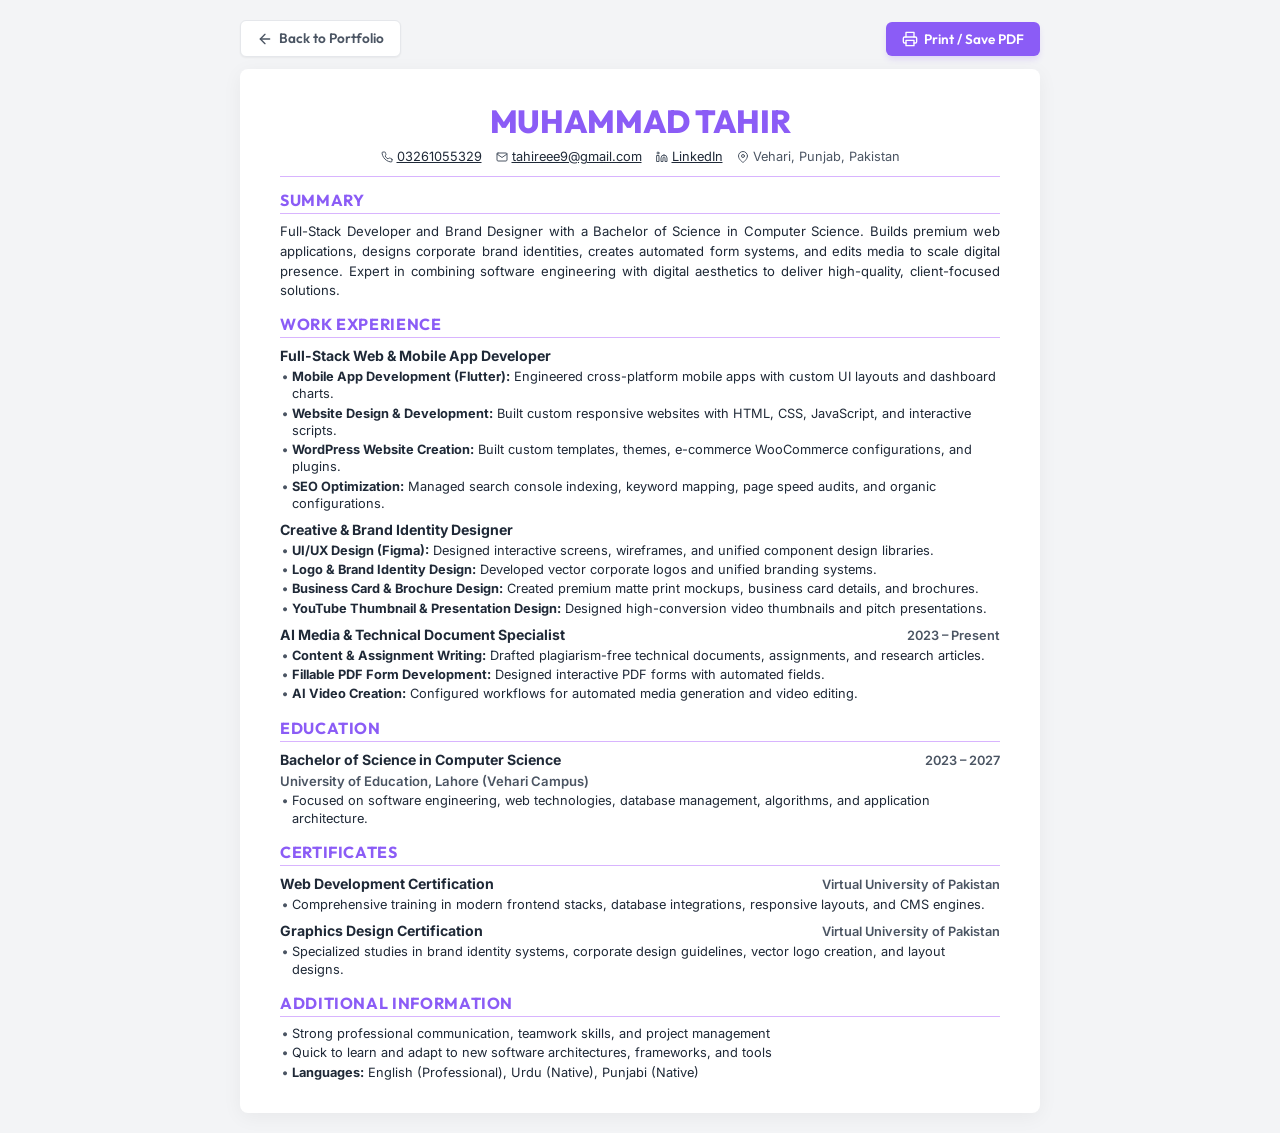
<file: cv.html>
<!DOCTYPE html>
<html lang="en">
<head>
  <meta charset="UTF-8">
  <meta name="viewport" content="width=device-width, initial-scale=1.0">
  <title>CV - Muhammad Tahir</title>
  <!-- Google Fonts: Inter & Outfit -->
  <link rel="preconnect" href="https://fonts.googleapis.com">
  <link rel="preconnect" href="https://fonts.gstatic.com" crossorigin>
  <link href="https://fonts.googleapis.com/css2?family=Inter:wght@300;400;500;600;700&family=Outfit:wght@500;700;800&display=swap" rel="stylesheet">
  
  <style>
    :root {
      --primary-color: #8b5cf6;
      --text-color: #1f2937;
      --text-light: #4b5563;
      --border-color: #d8b4fe;
      --font-body: 'Inter', sans-serif;
      --font-heading: 'Outfit', sans-serif;
    }

    * {
      box-sizing: border-box;
      margin: 0;
      padding: 0;
    }

    body {
      background-color: #f3f4f6;
      color: var(--text-color);
      font-family: var(--font-body);
      line-height: 1.4;
      padding: 20px;
    }

    .no-print-header {
      max-width: 800px;
      margin: 0 auto 12px auto;
      display: flex;
      justify-content: space-between;
      align-items: center;
    }

    .btn {
      display: inline-flex;
      align-items: center;
      gap: 6px;
      padding: 8px 16px;
      border-radius: 6px;
      font-family: var(--font-heading);
      font-weight: 600;
      text-decoration: none;
      cursor: pointer;
      transition: all 0.2s ease;
      font-size: 0.85rem;
    }

    .btn-primary {
      background-color: var(--primary-color);
      color: #fff;
      border: none;
      box-shadow: 0 4px 6px -1px rgba(139, 92, 246, 0.2);
    }

    .btn-primary:hover {
      background-color: #7c3aed;
      transform: translateY(-1px);
    }

    .btn-secondary {
      background-color: #fff;
      color: var(--text-light);
      border: 1px solid #e5e7eb;
      box-shadow: 0 1px 2px 0 rgba(0, 0, 0, 0.05);
    }

    .btn-secondary:hover {
      background-color: #f9fafb;
      transform: translateY(-1px);
    }

    /* CV Document Container optimized for exactly 1 page */
    .cv-document {
      max-width: 800px;
      margin: 0 auto;
      background: #ffffff;
      padding: 30px 40px;
      box-shadow: 0 4px 20px rgba(0, 0, 0, 0.05);
      border-radius: 8px;
      height: 297mm; /* Exact A4 height standard */
      height: auto;
      min-height: 1040px; /* Force page fit */
      display: flex;
      flex-direction: column;
      justify-content: space-between;
    }

    /* Header styling */
    .cv-header {
      text-align: center;
      margin-bottom: 12px;
      border-bottom: 1px solid var(--border-color);
      padding-bottom: 10px;
    }

    .cv-name {
      font-family: var(--font-heading);
      font-size: 2rem;
      font-weight: 800;
      color: var(--primary-color);
      letter-spacing: -0.01em;
      text-transform: uppercase;
      margin-bottom: 4px;
    }

    .cv-contact-row {
      display: flex;
      justify-content: center;
      align-items: center;
      flex-wrap: wrap;
      gap: 14px;
      font-size: 0.8rem;
      color: var(--text-light);
    }

    .cv-contact-item {
      display: inline-flex;
      align-items: center;
      gap: 4px;
    }

    .cv-contact-item a {
      color: var(--text-color);
      text-decoration: underline;
    }

    .cv-contact-item a:hover {
      color: var(--primary-color);
    }

    .cv-contact-item svg {
      width: 12px;
      height: 12px;
      stroke: var(--text-light);
    }

    /* Section styling */
    .cv-section {
      margin-bottom: 12px;
      page-break-inside: avoid;
    }

    .cv-section-title {
      font-family: var(--font-heading);
      font-size: 1rem;
      font-weight: 700;
      color: var(--primary-color);
      text-transform: uppercase;
      letter-spacing: 0.04em;
      padding-bottom: 2px;
      border-bottom: 1.5px solid var(--border-color);
      margin-bottom: 8px;
    }

    /* Section content details */
    .cv-summary-text {
      font-size: 0.82rem;
      color: var(--text-color);
      line-height: 1.5;
      text-align: justify;
    }

    .cv-item {
      margin-bottom: 8px;
    }

    .cv-item:last-child {
      margin-bottom: 0;
    }

    .cv-item-title-row {
      display: flex;
      justify-content: space-between;
      align-items: baseline;
      margin-bottom: 2px;
    }

    .cv-item-role-title {
      font-size: 0.88rem;
      font-weight: 700;
      color: var(--text-color);
    }

    .cv-item-date {
      font-size: 0.8rem;
      font-weight: 600;
      color: var(--text-light);
    }

    .cv-item-sub {
      font-size: 0.82rem;
      color: var(--text-light);
      font-weight: 600;
      margin-bottom: 2px;
    }

    .cv-list {
      list-style-type: none;
      padding-left: 0;
    }

    .cv-list li {
      font-size: 0.8rem;
      color: var(--text-color);
      position: relative;
      padding-left: 12px;
      margin-bottom: 2px;
      line-height: 1.35;
    }

    .cv-list li::before {
      content: "•";
      position: absolute;
      left: 2px;
      color: var(--text-light);
      font-weight: bold;
    }

    .cv-bold-label {
      font-weight: 700;
    }

    /* Print styles */
    @media print {
      @page {
        size: A4;
        margin: 8mm 12mm;
      }
      body {
        background-color: #fff;
        padding: 0;
        color: #000;
      }
      .no-print {
        display: none !important;
      }
      .cv-document {
        box-shadow: none;
        border-radius: 0;
        padding: 0;
        max-width: 100%;
        height: auto;
        min-height: auto;
      }
      .cv-contact-item a {
        text-decoration: none;
      }
    }
  </style>
</head>
<body>

  <!-- Top bar (No Print) -->
  <div class="no-print-header no-print">
    <a href="index.html" class="btn btn-secondary">
      <svg xmlns="http://www.w3.org/2000/svg" width="16" height="16" viewBox="0 0 24 24" fill="none" stroke="currentColor" stroke-width="2" stroke-linecap="round" stroke-linejoin="round"><line x1="19" y1="12" x2="5" y2="12"></line><polyline points="12 19 5 12 12 5"></polyline></svg>
      Back to Portfolio
    </a>
    <button onclick="window.print()" class="btn btn-primary">
      <svg xmlns="http://www.w3.org/2000/svg" width="16" height="16" viewBox="0 0 24 24" fill="none" stroke="currentColor" stroke-width="2" stroke-linecap="round" stroke-linejoin="round"><polyline points="6 9 6 2 18 2 18 9"></polyline><path d="M6 18H4a2 2 0 0 1-2-2v-5a2 2 0 0 1 2-2h16a2 2 0 0 1 2 2v5a2 2 0 0 1-2 2h-2"></path><rect x="6" y="14" width="12" height="8"></rect></svg>
      Print / Save PDF
    </button>
  </div>

  <div class="cv-document">
    <!-- Header -->
    <header class="cv-header">
      <h1 class="cv-name">Muhammad Tahir</h1>
      <div class="cv-contact-row">
        <!-- Phone -->
        <span class="cv-contact-item">
          <svg xmlns="http://www.w3.org/2000/svg" viewBox="0 0 24 24" fill="none" stroke="currentColor" stroke-width="2" stroke-linecap="round" stroke-linejoin="round"><path d="M22 16.92v3a2 2 0 0 1-2.18 2 19.79 19.79 0 0 1-8.63-3.07 19.5 19.5 0 0 1-6-6 19.79 19.79 0 0 1-3.07-8.67A2 2 0 0 1 4.11 2h3a2 2 0 0 1 2 1.72 12.84 12.84 0 0 0 .7 2.81 2 2 0 0 1-.45 2.11L8.09 9.91a16 16 0 0 0 6 6l1.27-1.27a2 2 0 0 1 2.11-.45 12.84 12.84 0 0 0 2.81.7A2 2 0 0 1 22 16.92z"></path></svg>
          <a href="tel:03146813808">03261055329</a>
        </span>
        <!-- Email -->
        <span class="cv-contact-item">
          <svg xmlns="http://www.w3.org/2000/svg" viewBox="0 0 24 24" fill="none" stroke="currentColor" stroke-width="2" stroke-linecap="round" stroke-linejoin="round"><path d="M4 4h16c1.1 0 2 .9 2 2v12c0 1.1-.9 2-2 2H4c-1.1 0-2-.9-2-2V6c0-1.1.9-2 2-2z"></path><polyline points="22,6 12,13 2,6"></polyline></svg>
          <a href="mailto:tahireee9@gmail.com">tahireee9@gmail.com</a>
        </span>
        <!-- LinkedIn -->
        <span class="cv-contact-item">
          <svg xmlns="http://www.w3.org/2000/svg" viewBox="0 0 24 24" fill="none" stroke="currentColor" stroke-width="2" stroke-linecap="round" stroke-linejoin="round"><path d="M16 8a6 6 0 0 1 6 6v7h-4v-7a2 2 0 0 0-2-2 2 2 0 0 0-2 2v7h-4v-7a6 6 0 0 1 6-6z"></path><rect x="2" y="9" width="4" height="12"></rect><circle cx="4" cy="4" r="2"></circle></svg>
          <a href="https://www.linkedin.com/in/muhammad-tahir-2041822b6" target="_blank" rel="noopener">LinkedIn</a>
        </span>
        <!-- Location -->
        <span class="cv-contact-item">
          <svg xmlns="http://www.w3.org/2000/svg" viewBox="0 0 24 24" fill="none" stroke="currentColor" stroke-width="2" stroke-linecap="round" stroke-linejoin="round"><path d="M21 10c0 7-9 13-9 13s-9-6-9-13a9 9 0 0 1 18 0z"></path><circle cx="12" cy="10" r="3"></circle></svg>
          <span>Vehari, Punjab, Pakistan</span>
        </span>
      </div>
    </header>

    <!-- Summary -->
    <section class="cv-section">
      <h2 class="cv-section-title">Summary</h2>
      <p class="cv-summary-text">
        Full-Stack Developer and Brand Designer with a Bachelor of Science in Computer Science. Builds premium web applications, designs corporate brand identities, creates automated form systems, and edits media to scale digital presence. Expert in combining software engineering with digital aesthetics to deliver high-quality, client-focused solutions.
      </p>
    </section>

    <!-- Work Experience -->
    <section class="cv-section">
      <h2 class="cv-section-title">Work Experience</h2>
      
      <!-- WP & Web Dev -->
      <div class="cv-item">
        <div class="cv-item-title-row">
          <h3 class="cv-item-role-title">Full-Stack Web & Mobile App Developer</h3>
        </div>
        <ul class="cv-list">
          <li><span class="cv-bold-label">Mobile App Development (Flutter):</span> Engineered cross-platform mobile apps with custom UI layouts and dashboard charts.</li>
          <li><span class="cv-bold-label">Website Design & Development:</span> Built custom responsive websites with HTML, CSS, JavaScript, and interactive scripts.</li>
          <li><span class="cv-bold-label">WordPress Website Creation:</span> Built custom templates, themes, e-commerce WooCommerce configurations, and plugins.</li>
          <li><span class="cv-bold-label">SEO Optimization:</span> Managed search console indexing, keyword mapping, page speed audits, and organic configurations.</li>
        </ul>
      </div>

      <!-- UI/UX & Graphics -->
      <div class="cv-item">
        <div class="cv-item-title-row">
          <h3 class="cv-item-role-title">Creative & Brand Identity Designer</h3>
        </div>
        <ul class="cv-list">
          <li><span class="cv-bold-label">UI/UX Design (Figma):</span> Designed interactive screens, wireframes, and unified component design libraries.</li>
          <li><span class="cv-bold-label">Logo & Brand Identity Design:</span> Developed vector corporate logos and unified branding systems.</li>
          <li><span class="cv-bold-label">Business Card & Brochure Design:</span> Created premium matte print mockups, business card details, and brochures.</li>
          <li><span class="cv-bold-label">YouTube Thumbnail & Presentation Design:</span> Designed high-conversion video thumbnails and pitch presentations.</li>
        </ul>
      </div>

      <!-- Tech & Content Writing -->
      <div class="cv-item">
        <div class="cv-item-title-row">
          <h3 class="cv-item-role-title">AI Media & Technical Document Specialist</h3>
          <span class="cv-item-date">2023 – Present</span>
        </div>
        <ul class="cv-list">
          <li><span class="cv-bold-label">Content & Assignment Writing:</span> Drafted plagiarism-free technical documents, assignments, and research articles.</li>
          <li><span class="cv-bold-label">Fillable PDF Form Development:</span> Designed interactive PDF forms with automated fields.</li>
          <li><span class="cv-bold-label">AI Video Creation:</span> Configured workflows for automated media generation and video editing.</li>
        </ul>
      </div>
    </section>

    <!-- Education -->
    <section class="cv-section">
      <h2 class="cv-section-title">Education</h2>
      <div class="cv-item">
        <div class="cv-item-title-row">
          <h3 class="cv-item-role-title">Bachelor of Science in Computer Science</h3>
          <span class="cv-item-date">2023 – 2027</span>
        </div>
        <p class="cv-item-sub">University of Education, Lahore (Vehari Campus)</p>
        <ul class="cv-list">
          <li>Focused on software engineering, web technologies, database management, algorithms, and application architecture.</li>
        </ul>
      </div>
    </section>

    <!-- Certificates -->
    <section class="cv-section">
      <h2 class="cv-section-title">Certificates</h2>
      
      <div class="cv-item">
        <div class="cv-item-title-row">
          <h3 class="cv-item-role-title">Web Development Certification</h3>
          <span class="cv-item-date">Virtual University of Pakistan</span>
        </div>
        <ul class="cv-list">
          <li>Comprehensive training in modern frontend stacks, database integrations, responsive layouts, and CMS engines.</li>
        </ul>
      </div>

      <div class="cv-item">
        <div class="cv-item-title-row">
          <h3 class="cv-item-role-title">Graphics Design Certification</h3>
          <span class="cv-item-date">Virtual University of Pakistan</span>
        </div>
        <ul class="cv-list">
          <li>Specialized studies in brand identity systems, corporate design guidelines, vector logo creation, and layout designs.</li>
        </ul>
      </div>
    </section>

    <!-- Additional Information -->
    <section class="cv-section" style="margin-bottom: 0;">
      <h2 class="cv-section-title">Additional Information</h2>
      <ul class="cv-list">
        <li>Strong professional communication, teamwork skills, and project management</li>
        <li>Quick to learn and adapt to new software architectures, frameworks, and tools</li>
        <li><span class="cv-bold-label">Languages:</span> English (Professional), Urdu (Native), Punjabi (Native)</li>
      </ul>
    </section>
  </div>

</body>
</html>
</file>
